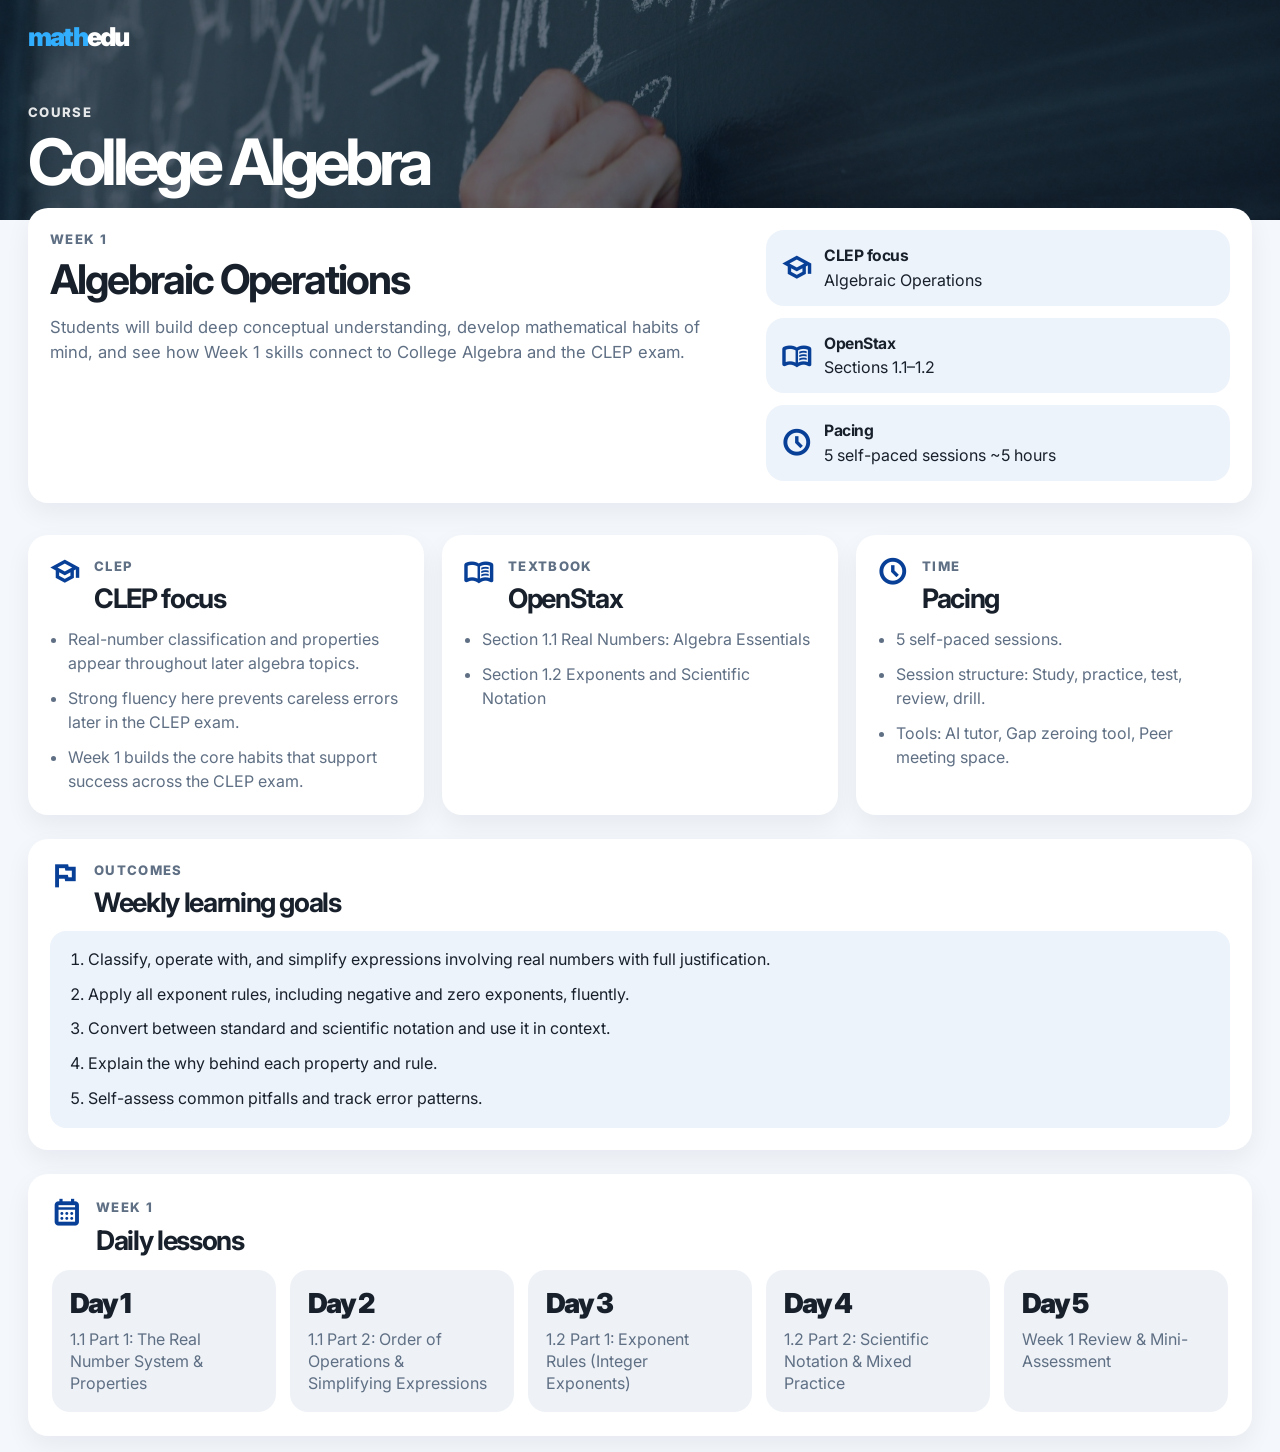
<file: index.html>
<!DOCTYPE html>
<html lang="en">
  <head>
    <meta charset="UTF-8" />
    <meta name="viewport" content="width=device-width, initial-scale=1.0" />
    <title>MathEDU | College Algebra Week 1</title>
    <meta
      name="description"
      content="MathEDU course week page mock-up for College Algebra Week 1."
    />
    <link rel="preconnect" href="https://fonts.googleapis.com" />
    <link rel="preconnect" href="https://fonts.gstatic.com" crossorigin />
    <link
      href="https://fonts.googleapis.com/css2?family=Inter:wght@400;500;600;700;800;900&family=Material+Symbols+Outlined:opsz,wght,FILL,GRAD@24,700,0,0"
      rel="stylesheet"
    />
    <link rel="stylesheet" href="styles.css" />
  </head>
  <body>
    <header class="hero">
      <div class="hero-media" aria-hidden="true"></div>
      <div class="hero-overlay" aria-hidden="true"></div>

      <div class="hero-shell">
        <div class="topbar reveal reveal-quick">
          <a href="index.html" class="brand" aria-label="MathEDU home">
            <span class="brand-math">math</span><span class="brand-edu">edu</span>
          </a>
        </div>

        <div class="hero-content reveal reveal-hero">
          <p class="eyebrow">Course</p>
          <h1>College Algebra</h1>
        </div>
      </div>
    </header>

    <main id="course-content">
      <section class="section section-overlap">
        <div class="card course-summary reveal">
          <div class="summary-top">
            <div class="summary-main">
              <p class="section-kicker">Week 1</p>
              <h2>Algebraic Operations</h2>
              <p class="summary-copy">
                Students will build deep conceptual understanding, develop mathematical habits of mind,
                and see how Week 1 skills connect to College Algebra and the CLEP exam.
              </p>
            </div>

            <div class="summary-stats" aria-label="Quick course facts">
              <div class="stat-chip">
                <span class="material-symbols-outlined" aria-hidden="true">school</span>
                <div>
                  <strong>CLEP focus</strong>
                  <span>Algebraic Operations</span>
                </div>
              </div>
              <div class="stat-chip">
                <span class="material-symbols-outlined" aria-hidden="true">menu_book</span>
                <div>
                  <strong>OpenStax</strong>
                  <span>Sections 1.1–1.2</span>
                </div>
              </div>
              <div class="stat-chip">
                <span class="material-symbols-outlined" aria-hidden="true">schedule</span>
                <div>
                  <strong>Pacing</strong>
                  <span>5 self-paced sessions ~5 hours</span>
                </div>
              </div>
            </div>
          </div>
        </div>
      </section>

      <section class="section card-grid card-grid-three">
        <article class="card content-card reveal">
          <div class="card-head">
            <span class="material-symbols-outlined card-icon" aria-hidden="true">school</span>
            <div>
              <p class="section-kicker">CLEP</p>
              <h3>CLEP focus</h3>
            </div>
          </div>
          <ul class="clean-list">
            <li>Real-number classification and properties appear throughout later algebra topics.</li>
            <li>Strong fluency here prevents careless errors later in the CLEP exam.</li>
            <li>Week 1 builds the core habits that support success across the CLEP exam.</li>
          </ul>
        </article>

        <article class="card content-card reveal">
          <div class="card-head">
            <span class="material-symbols-outlined card-icon" aria-hidden="true">menu_book</span>
            <div>
              <p class="section-kicker">Textbook</p>
              <h3>OpenStax</h3>
            </div>
          </div>
          <ul class="clean-list">
            <li>Section 1.1 Real Numbers: Algebra Essentials</li>
            <li>Section 1.2 Exponents and Scientific Notation</li>
          </ul>
        </article>

        <article class="card content-card reveal">
          <div class="card-head">
            <span class="material-symbols-outlined card-icon" aria-hidden="true">schedule</span>
            <div>
              <p class="section-kicker">Time</p>
              <h3>Pacing</h3>
            </div>
          </div>
          <ul class="clean-list">
            <li>5 self-paced sessions.</li>
            <li>Session structure: Study, practice, test, review, drill.</li>
            <li>Tools: AI tutor, Gap zeroing tool, Peer meeting space.</li>
          </ul>
        </article>
      </section>

      <section class="section section-tight">
        <article class="card content-card reveal goals-card-single">
          <div class="card-head">
            <span class="material-symbols-outlined card-icon" aria-hidden="true">flag</span>
            <div>
              <p class="section-kicker">Outcomes</p>
              <h3>Weekly learning goals</h3>
            </div>
          </div>
          <div class="soft-panel goals-panel">
            <ol class="number-list">
              <li>Classify, operate with, and simplify expressions involving real numbers with full justification.</li>
              <li>Apply all exponent rules, including negative and zero exponents, fluently.</li>
              <li>Convert between standard and scientific notation and use it in context.</li>
              <li>Explain the why behind each property and rule.</li>
              <li>Self-assess common pitfalls and track error patterns.</li>
            </ol>
          </div>
        </article>
      </section>

      <section class="section section-tight">
        <article class="card day-nav-card reveal">
          <div class="card-head day-nav-head">
            <span class="material-symbols-outlined card-icon" aria-hidden="true">calendar_month</span>
            <div>
              <p class="section-kicker">Week 1</p>
              <h3>Daily lessons</h3>
            </div>
          </div>
          <div class="day-button-row">
            <a class="day-button" href="day1.html">
              <span class="day-button-title">Day 1</span>
              <span class="day-button-detail">1.1 Part 1: The Real Number System &amp; Properties</span>
            </a>
            <a class="day-button" href="day2.html">
              <span class="day-button-title">Day 2</span>
              <span class="day-button-detail">1.1 Part 2: Order of Operations &amp; Simplifying Expressions</span>
            </a>
            <a class="day-button" href="day3.html">
              <span class="day-button-title">Day 3</span>
              <span class="day-button-detail">1.2 Part 1: Exponent Rules (Integer Exponents)</span>
            </a>
            <a class="day-button" href="day4.html">
              <span class="day-button-title">Day 4</span>
              <span class="day-button-detail">1.2 Part 2: Scientific Notation &amp; Mixed Practice</span>
            </a>
            <a class="day-button" href="day5.html">
              <span class="day-button-title">Day 5</span>
              <span class="day-button-detail">Week 1 Review &amp; Mini-Assessment</span>
            </a>
          </div>
        </article>
      </section>
    </main>

    <script src="script.js"></script>
  </body>
</html>
</file>
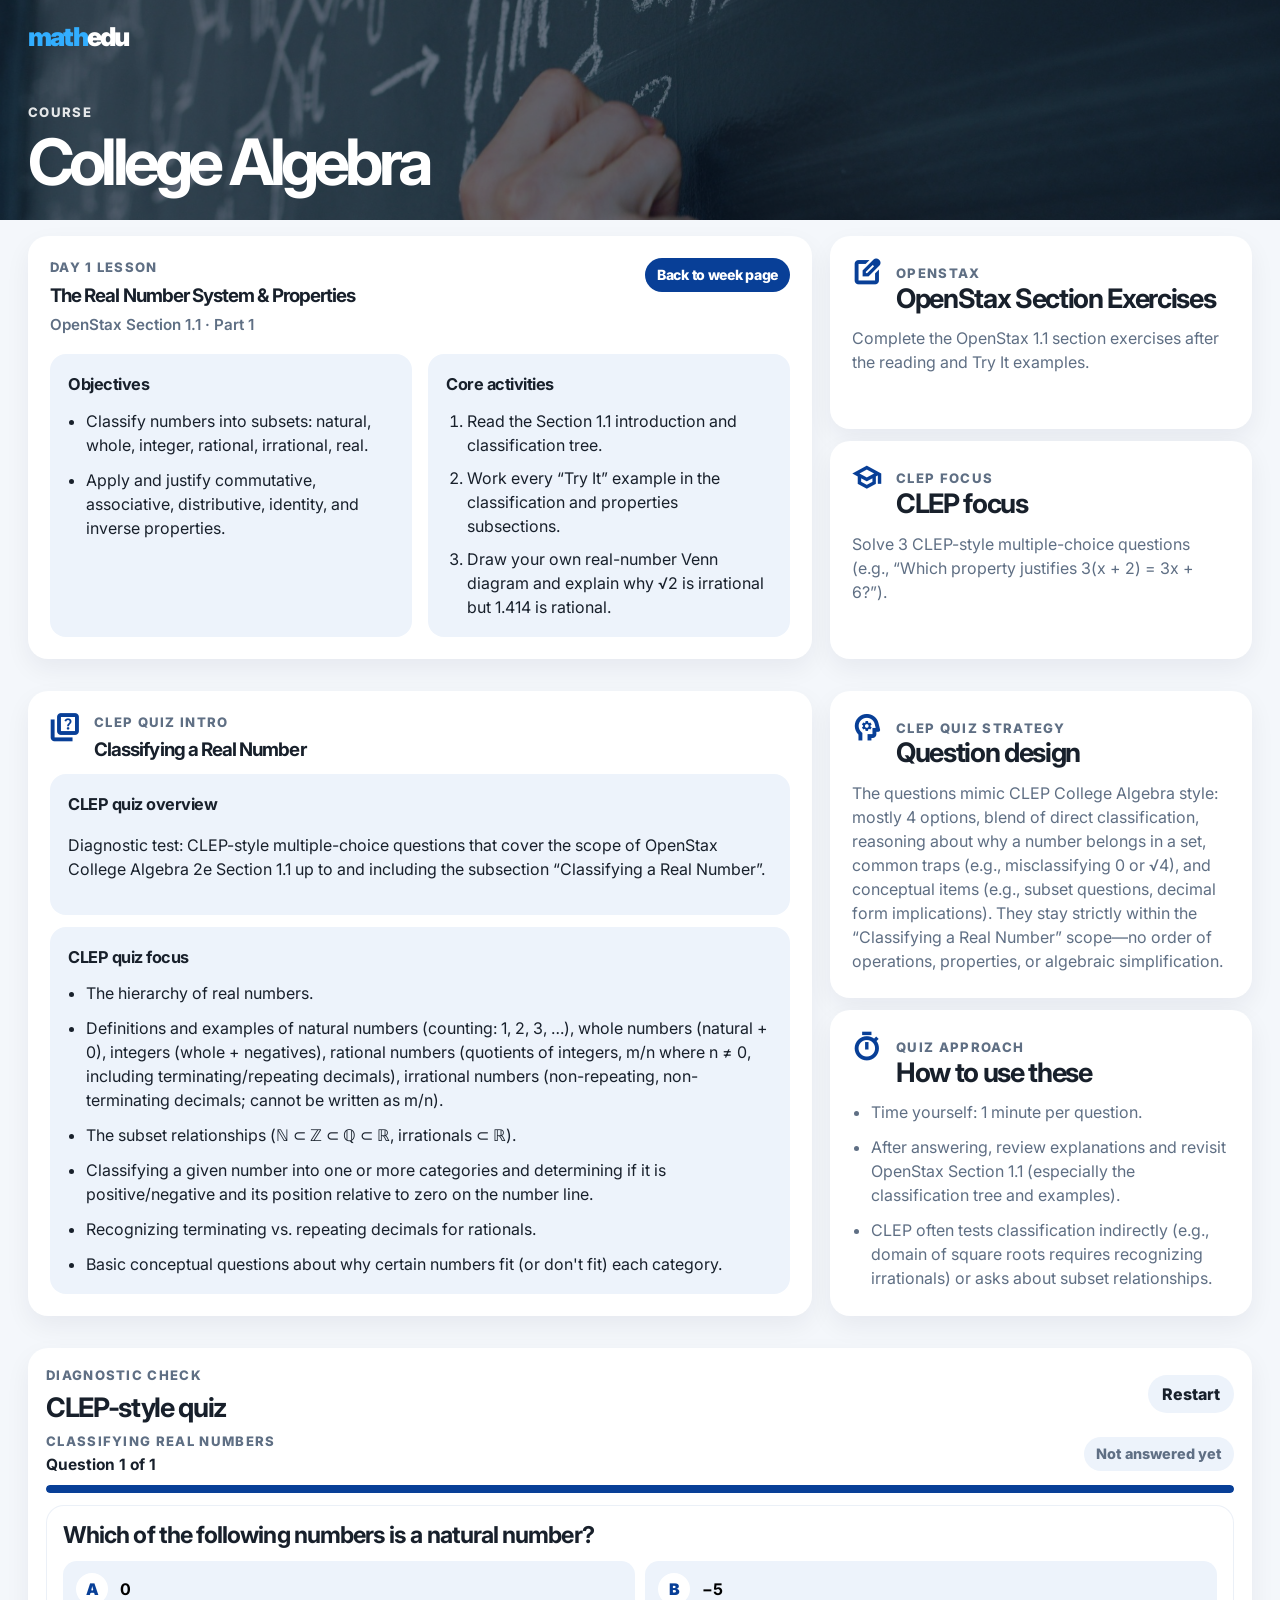
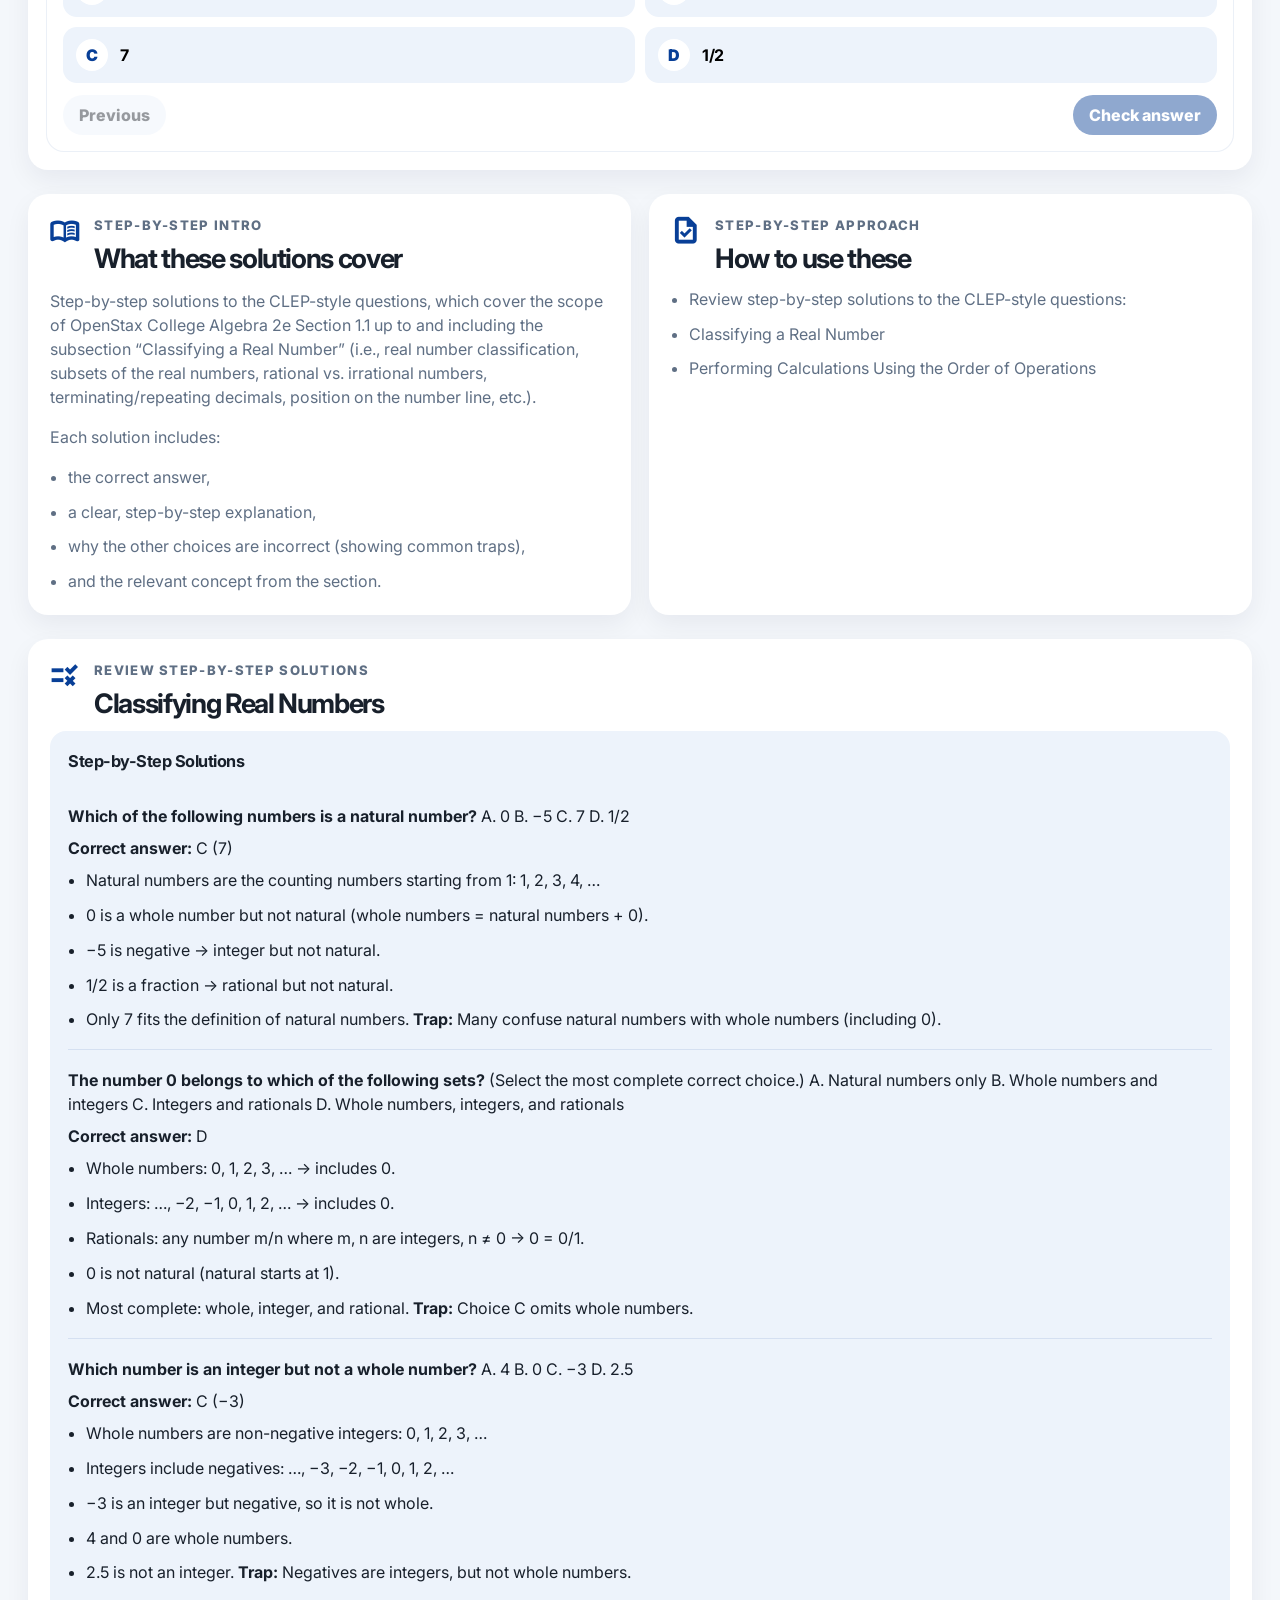
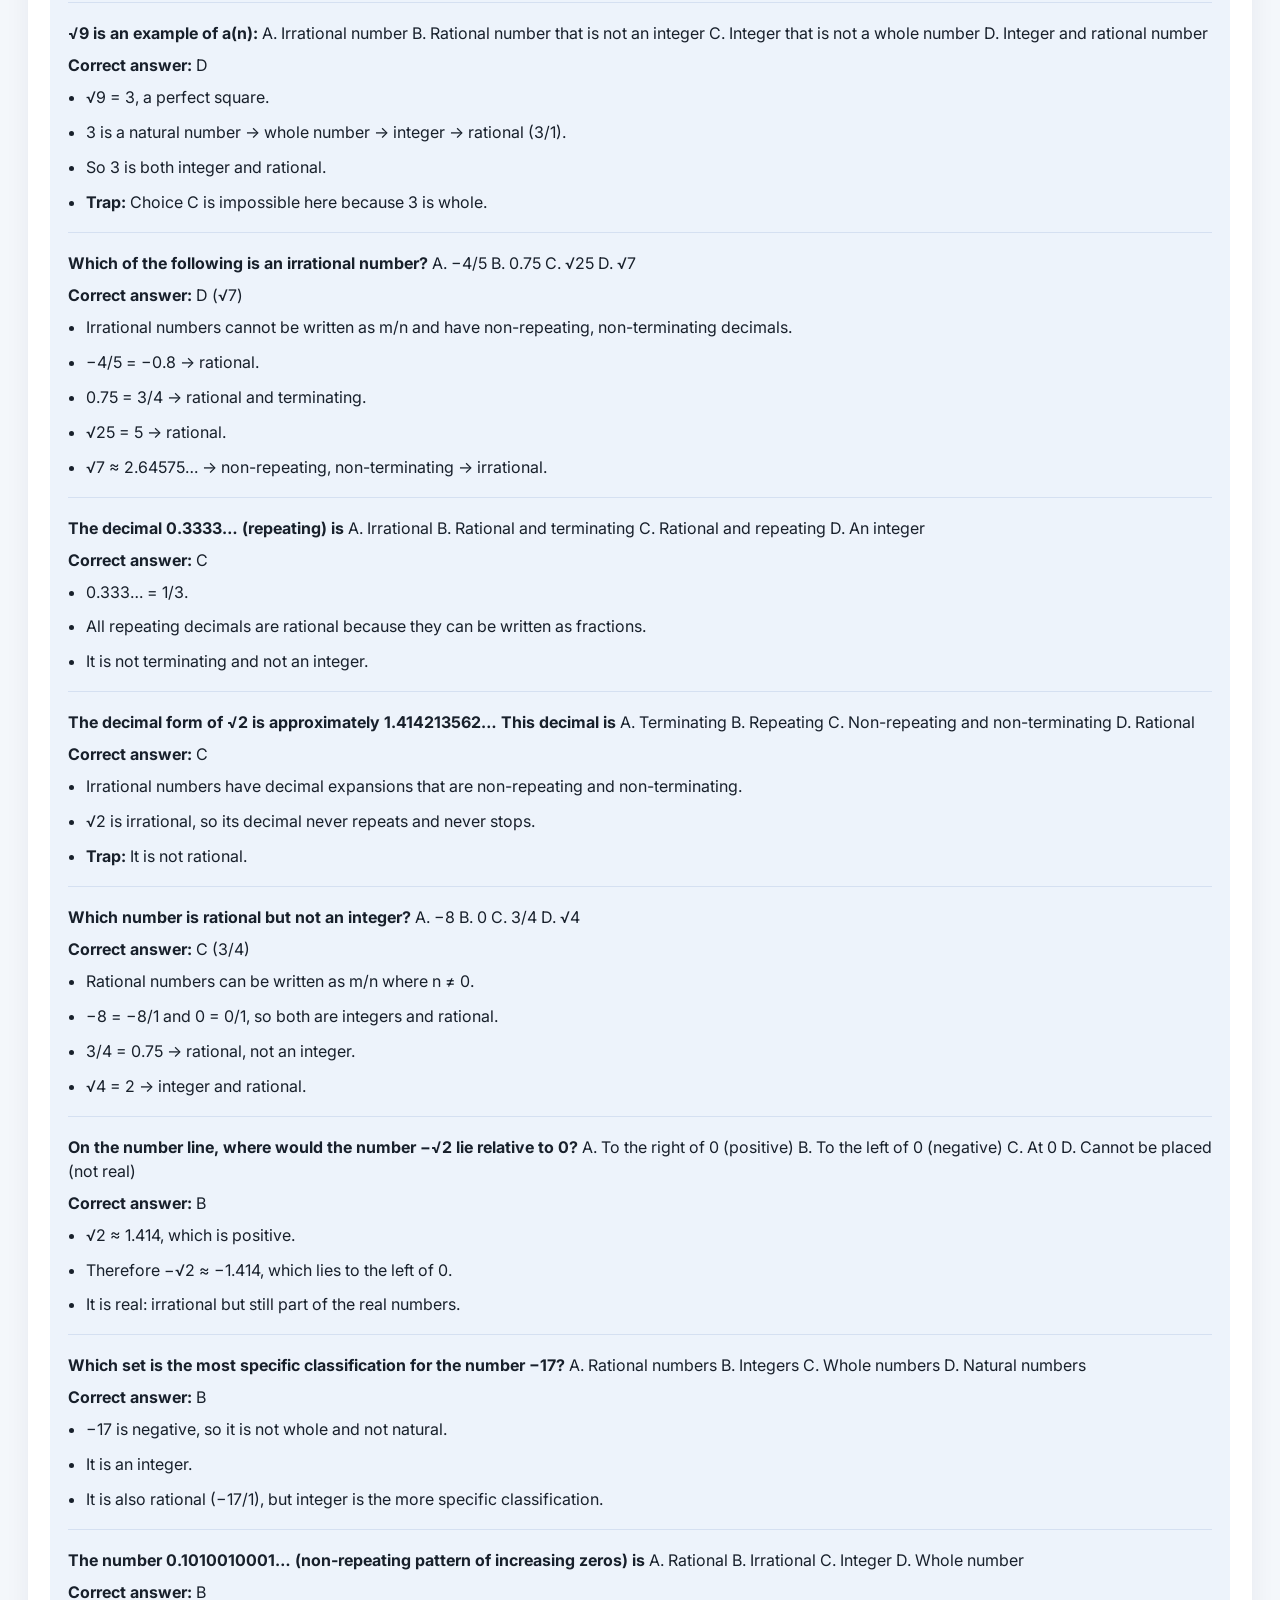
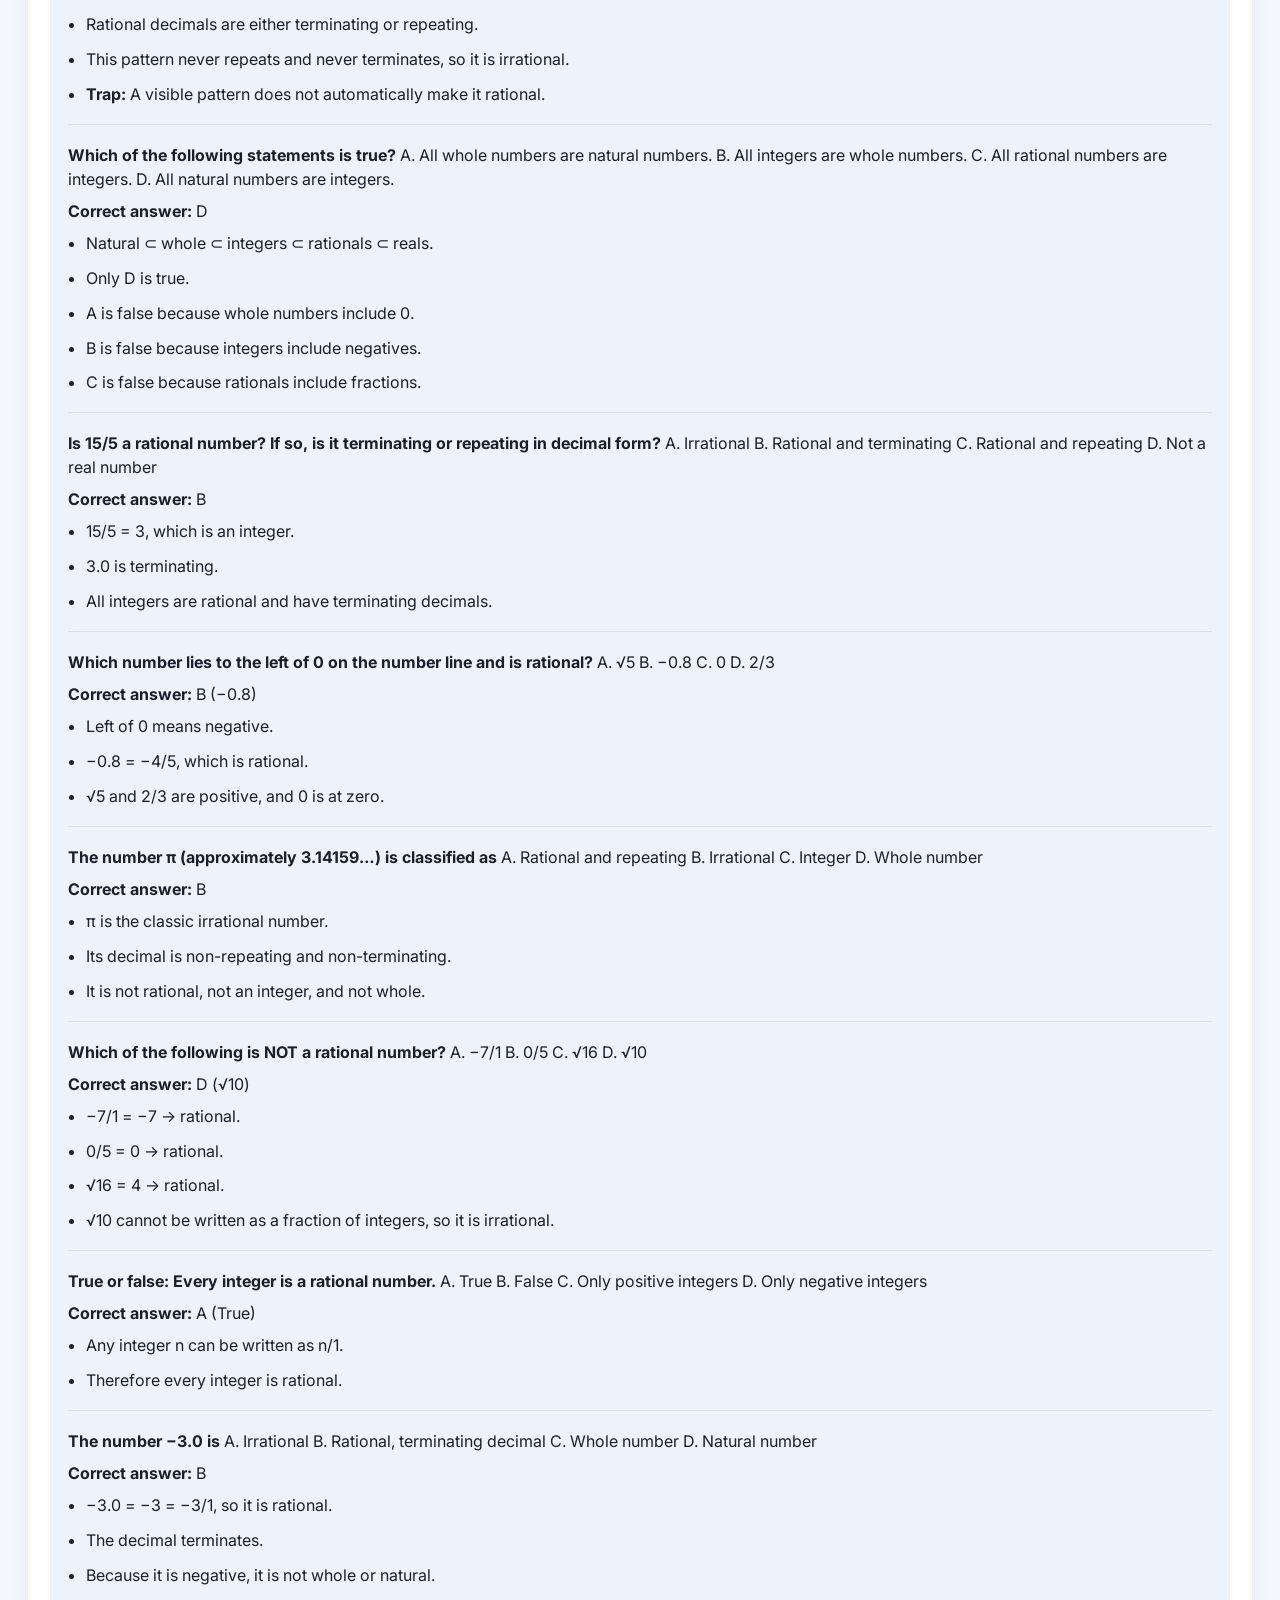
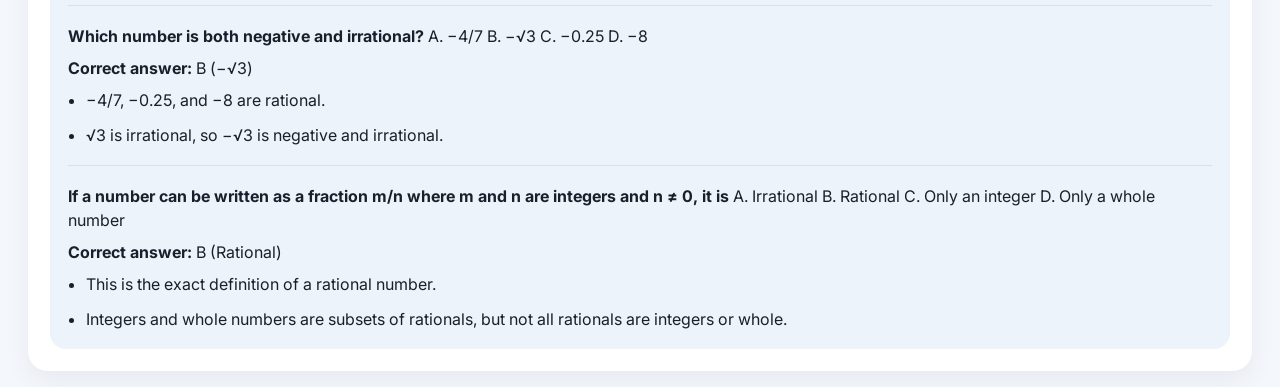
<file: day1.html>
<!DOCTYPE html>
<html lang="en">
  <head>
    <meta charset="UTF-8" />
    <meta name="viewport" content="width=device-width, initial-scale=1.0" />
    <title>MathEDU | College Algebra Day 1</title>
    <meta name="description" content="MathEDU day page mock-up for College Algebra Week 1 Day 1." />
    <link rel="preconnect" href="https://fonts.googleapis.com" />
    <link rel="preconnect" href="https://fonts.gstatic.com" crossorigin />
    <link
      href="https://fonts.googleapis.com/css2?family=Inter:wght@400;500;600;700;800;900&family=Material+Symbols+Outlined:opsz,wght,FILL,GRAD@24,700,0,0"
      rel="stylesheet"
    />
    <link rel="stylesheet" href="styles.css" />
  </head>
  <body>
    <header class="hero">
      <div class="hero-media" aria-hidden="true"></div>
      <div class="hero-overlay" aria-hidden="true"></div>
      <div class="hero-shell">
        <div class="topbar reveal reveal-quick">
          <a href="index.html" class="brand" aria-label="MathEDU home">
            <span class="brand-math">math</span><span class="brand-edu">edu</span>
          </a>
        </div>
        <div class="hero-content reveal reveal-hero">
          <p class="eyebrow">Course</p>
          <h1>College Algebra</h1>
        </div>
      </div>
    </header>
    <main id="course-content"><section class="section lesson-layout">
        <article class="card lesson-card reveal">
          <div class="card-head card-head-spaced">
            <div>
              <p class="section-kicker">Day 1 lesson</p>
              <h3>The Real Number System &amp; Properties</h3>
              <p class="subtle-meta">OpenStax Section 1.1 · Part 1</p>
            </div>
            <a class="tag tag-strong tag-link" href="index.html">Back to week page</a>
          </div>

          <div class="lesson-columns">
            <div class="lesson-panel soft-panel">
              <h4>Objectives</h4>
              <ul class="clean-list">
                <li>Classify numbers into subsets: natural, whole, integer, rational, irrational, real.</li>
                <li>Apply and justify commutative, associative, distributive, identity, and inverse properties.</li>
              </ul>
            </div>

            <div class="lesson-panel soft-panel">
              <h4>Core activities</h4>
              <ol class="number-list compact-list">
                <li>Read the Section 1.1 introduction and classification tree.</li>
                <li>Work every “Try It” example in the classification and properties subsections.</li>
                <li>Draw your own real-number Venn diagram and explain why √2 is irrational but 1.414 is rational.</li>
              </ol>
            </div>
          </div>
        </article>

        <aside class="stack-column">
          <article class="card sidebar-card reveal">
            <div class="card-head">
              <span class="material-symbols-outlined card-icon" aria-hidden="true">edit_square</span>
              <div>
                <p class="section-kicker">OpenStax</p>
                <h3>OpenStax Section Exercises</h3>
              </div>
            </div>
            <p>Complete the OpenStax 1.1 section exercises after the reading and Try It examples.</p>
          </article>

          <article class="card sidebar-card reveal">
            <div class="card-head">
              <span class="material-symbols-outlined card-icon" aria-hidden="true">school</span>
              <div>
                <p class="section-kicker">CLEP focus</p>
                <h3>CLEP focus</h3>
              </div>
            </div>
            <p>
                Solve 3 CLEP-style multiple-choice questions (e.g., “Which property justifies 3(x + 2) = 3x + 6?”).
              </p>
          </article>
        </aside>
      </section>

      <section class="section lesson-layout quiz-intro-layout">
        <article class="card lesson-card reveal">
          <div class="card-head">
            <span class="material-symbols-outlined card-icon" aria-hidden="true">quiz</span>
            <div>
              <p class="section-kicker">CLEP quiz intro</p>
              <h3>Classifying a Real Number</h3>
            </div>
          </div>

          <div class="stack-panel-list">
            <div class="soft-panel">
              <h4>CLEP quiz overview</h4>
              <p>
                Diagnostic test: CLEP-style multiple-choice questions that cover the scope of OpenStax College Algebra 2e Section 1.1 up to and including the subsection “Classifying a Real Number”.
              </p>
            </div>

            <div class="soft-panel">
              <h4>CLEP quiz focus</h4>
              <ul class="clean-list">
                <li>The hierarchy of real numbers.</li>
                <li>Definitions and examples of natural numbers (counting: 1, 2, 3, …), whole numbers (natural + 0), integers (whole + negatives), rational numbers (quotients of integers, m/n where n ≠ 0, including terminating/repeating decimals), irrational numbers (non-repeating, non-terminating decimals; cannot be written as m/n).</li>
                <li>The subset relationships (ℕ ⊂ ℤ ⊂ ℚ ⊂ ℝ, irrationals ⊂ ℝ).</li>
                <li>Classifying a given number into one or more categories and determining if it is positive/negative and its position relative to zero on the number line.</li>
                <li>Recognizing terminating vs. repeating decimals for rationals.</li>
                <li>Basic conceptual questions about why certain numbers fit (or don't fit) each category.</li>
              </ul>
            </div>
          </div>
        </article>

        <aside class="stack-column">
          <article class="card sidebar-card reveal">
            <div class="card-head">
              <span class="material-symbols-outlined card-icon" aria-hidden="true">psychology</span>
              <div>
                <p class="section-kicker">CLEP quiz strategy</p>
                <h3>Question design</h3>
              </div>
            </div>
            <p>
              The questions mimic CLEP College Algebra style: mostly 4 options, blend of direct classification, reasoning about why a number belongs in a set, common traps (e.g., misclassifying 0 or √4), and conceptual items (e.g., subset questions, decimal form implications). They stay strictly within the “Classifying a Real Number” scope—no order of operations, properties, or algebraic simplification.
            </p>
          </article>

          <article class="card sidebar-card reveal">
            <div class="card-head">
              <span class="material-symbols-outlined card-icon" aria-hidden="true">timer</span>
              <div>
                <p class="section-kicker">Quiz approach</p>
                <h3>How to use these</h3>
              </div>
            </div>
            <ul class="clean-list">
              <li>Time yourself: 1 minute per question.</li>
              <li>After answering, review explanations and revisit OpenStax Section 1.1 (especially the classification tree and examples).</li>
              <li>CLEP often tests classification indirectly (e.g., domain of square roots requires recognizing irrationals) or asks about subset relationships.</li>
            </ul>
          </article>
        </aside>
      </section>

      <section class="section">
        <article class="card quiz-shell reveal" aria-labelledby="quiz-title">
          <div class="quiz-topbar">
            <div>
              <p class="section-kicker">Diagnostic check</p>
              <h3 id="quiz-title">CLEP-style quiz</h3>
            </div>
            <button type="button" class="ghost-button" id="restart-quiz">Restart</button>
          </div>

          <div class="quiz-progress-row">
            <div class="quiz-progress-meta">
              <p id="quiz-topic-label" class="question-topic-inline">Classifying Real Numbers</p>
              <strong id="quiz-step-label">Question 1 of 1</strong>
            </div>
            <div class="progress-pill" id="quiz-score-pill">Not answered yet</div>
          </div>

          <div class="progress-track" aria-hidden="true">
            <div class="progress-fill" id="progress-fill"></div>
          </div>

          <div class="quiz-card">
            <div class="question-wrap">
              <h4 id="question-text">Which of the following numbers is a natural number?</h4>
            </div>

            <div class="answer-grid" id="answer-grid" role="radiogroup" aria-label="Answer choices"></div>

            <div class="quiz-controls">
              <div class="control-stack">
                <button type="button" class="button button-secondary" id="prev-question">Previous</button>
                <button type="button" class="button button-secondary is-hidden" id="next-question">Next</button>
              </div>
              <button type="button" class="button button-primary" id="submit-answer">Check answer</button>
            </div>

            <div class="feedback-panel is-hidden" id="feedback-panel" aria-live="polite">
              <div class="feedback-head">
                <span class="material-symbols-outlined" id="feedback-icon" aria-hidden="true">info</span>
                <div class="feedback-text">
                  <strong id="feedback-title">Feedback</strong>
                  <p id="feedback-summary">Choose an answer to continue.</p>
                </div>
              </div>
              <p id="feedback-explanation"></p>
            </div>
          </div>
        </article>
      </section>

      <section class="section card-grid section-tight">
        <article class="card content-card reveal">
          <div class="card-head">
            <span class="material-symbols-outlined card-icon" aria-hidden="true">menu_book</span>
            <div>
              <p class="section-kicker">Step-by-step intro</p>
              <h3>What these solutions cover</h3>
            </div>
          </div>
          <p>
            Step-by-step solutions to the CLEP-style questions, which cover the scope of OpenStax College Algebra 2e Section 1.1 up to and including the subsection “Classifying a Real Number” (i.e., real number classification, subsets of the real numbers, rational vs. irrational numbers, terminating/repeating decimals, position on the number line, etc.).
          </p>
          <p>Each solution includes:</p>
          <ul class="clean-list">
            <li>the correct answer,</li>
            <li>a clear, step-by-step explanation,</li>
            <li>why the other choices are incorrect (showing common traps),</li>
            <li>and the relevant concept from the section.</li>
          </ul>
        </article>

        <article class="card content-card reveal">
          <div class="card-head">
            <span class="material-symbols-outlined card-icon" aria-hidden="true">task</span>
            <div>
              <p class="section-kicker">Step-by-step approach</p>
              <h3>How to use these</h3>
            </div>
          </div>
          <ul class="clean-list">
            <li>Review step-by-step solutions to the CLEP-style questions:</li>
            <li>Classifying a Real Number</li>
            <li>Performing Calculations Using the Order of Operations</li>
          </ul>
        </article>
      </section>

      <section class="section section-tight">
        <article class="card solution-card reveal">
          <div class="card-head">
            <span class="material-symbols-outlined card-icon" aria-hidden="true">rule</span>
            <div>
              <p class="section-kicker">Review step-by-step solutions</p>
              <h3>Classifying Real Numbers</h3>
            </div>
          </div>
          <div class="soft-panel solution-bank">
            <h4>Step-by-Step Solutions</h4>

            <div class="solution-item">
              <p><strong>Which of the following numbers is a natural number?</strong> A. 0 B. −5 C. 7 D. 1/2</p>
              <p><strong>Correct answer:</strong> C (7)</p>
              <ul class="clean-list">
                <li>Natural numbers are the counting numbers starting from 1: 1, 2, 3, 4, …</li>
                <li>0 is a whole number but not natural (whole numbers = natural numbers + 0).</li>
                <li>−5 is negative → integer but not natural.</li>
                <li>1/2 is a fraction → rational but not natural.</li>
                <li>Only 7 fits the definition of natural numbers. <strong>Trap:</strong> Many confuse natural numbers with whole numbers (including 0).</li>
              </ul>
            </div>

            <div class="solution-item">
              <p><strong>The number 0 belongs to which of the following sets?</strong> (Select the most complete correct choice.) A. Natural numbers only B. Whole numbers and integers C. Integers and rationals D. Whole numbers, integers, and rationals</p>
              <p><strong>Correct answer:</strong> D</p>
              <ul class="clean-list">
                <li>Whole numbers: 0, 1, 2, 3, … → includes 0.</li>
                <li>Integers: …, −2, −1, 0, 1, 2, … → includes 0.</li>
                <li>Rationals: any number m/n where m, n are integers, n ≠ 0 → 0 = 0/1.</li>
                <li>0 is not natural (natural starts at 1).</li>
                <li>Most complete: whole, integer, and rational. <strong>Trap:</strong> Choice C omits whole numbers.</li>
              </ul>
            </div>

            <div class="solution-item">
              <p><strong>Which number is an integer but not a whole number?</strong> A. 4 B. 0 C. −3 D. 2.5</p>
              <p><strong>Correct answer:</strong> C (−3)</p>
              <ul class="clean-list">
                <li>Whole numbers are non-negative integers: 0, 1, 2, 3, …</li>
                <li>Integers include negatives: …, −3, −2, −1, 0, 1, 2, …</li>
                <li>−3 is an integer but negative, so it is not whole.</li>
                <li>4 and 0 are whole numbers.</li>
                <li>2.5 is not an integer. <strong>Trap:</strong> Negatives are integers, but not whole numbers.</li>
              </ul>
            </div>

            <div class="solution-item">
              <p><strong>√9 is an example of a(n):</strong> A. Irrational number B. Rational number that is not an integer C. Integer that is not a whole number D. Integer and rational number</p>
              <p><strong>Correct answer:</strong> D</p>
              <ul class="clean-list">
                <li>√9 = 3, a perfect square.</li>
                <li>3 is a natural number → whole number → integer → rational (3/1).</li>
                <li>So 3 is both integer and rational.</li>
                <li><strong>Trap:</strong> Choice C is impossible here because 3 is whole.</li>
              </ul>
            </div>

            <div class="solution-item">
              <p><strong>Which of the following is an irrational number?</strong> A. −4/5 B. 0.75 C. √25 D. √7</p>
              <p><strong>Correct answer:</strong> D (√7)</p>
              <ul class="clean-list">
                <li>Irrational numbers cannot be written as m/n and have non-repeating, non-terminating decimals.</li>
                <li>−4/5 = −0.8 → rational.</li>
                <li>0.75 = 3/4 → rational and terminating.</li>
                <li>√25 = 5 → rational.</li>
                <li>√7 ≈ 2.64575… → non-repeating, non-terminating → irrational.</li>
              </ul>
            </div>

            <div class="solution-item">
              <p><strong>The decimal 0.3333… (repeating) is</strong> A. Irrational B. Rational and terminating C. Rational and repeating D. An integer</p>
              <p><strong>Correct answer:</strong> C</p>
              <ul class="clean-list">
                <li>0.333… = 1/3.</li>
                <li>All repeating decimals are rational because they can be written as fractions.</li>
                <li>It is not terminating and not an integer.</li>
              </ul>
            </div>

            <div class="solution-item">
              <p><strong>The decimal form of √2 is approximately 1.414213562… This decimal is</strong> A. Terminating B. Repeating C. Non-repeating and non-terminating D. Rational</p>
              <p><strong>Correct answer:</strong> C</p>
              <ul class="clean-list">
                <li>Irrational numbers have decimal expansions that are non-repeating and non-terminating.</li>
                <li>√2 is irrational, so its decimal never repeats and never stops.</li>
                <li><strong>Trap:</strong> It is not rational.</li>
              </ul>
            </div>

            <div class="solution-item">
              <p><strong>Which number is rational but not an integer?</strong> A. −8 B. 0 C. 3/4 D. √4</p>
              <p><strong>Correct answer:</strong> C (3/4)</p>
              <ul class="clean-list">
                <li>Rational numbers can be written as m/n where n ≠ 0.</li>
                <li>−8 = −8/1 and 0 = 0/1, so both are integers and rational.</li>
                <li>3/4 = 0.75 → rational, not an integer.</li>
                <li>√4 = 2 → integer and rational.</li>
              </ul>
            </div>

            <div class="solution-item">
              <p><strong>On the number line, where would the number −√2 lie relative to 0?</strong> A. To the right of 0 (positive) B. To the left of 0 (negative) C. At 0 D. Cannot be placed (not real)</p>
              <p><strong>Correct answer:</strong> B</p>
              <ul class="clean-list">
                <li>√2 ≈ 1.414, which is positive.</li>
                <li>Therefore −√2 ≈ −1.414, which lies to the left of 0.</li>
                <li>It is real: irrational but still part of the real numbers.</li>
              </ul>
            </div>

            <div class="solution-item">
              <p><strong>Which set is the most specific classification for the number −17?</strong> A. Rational numbers B. Integers C. Whole numbers D. Natural numbers</p>
              <p><strong>Correct answer:</strong> B</p>
              <ul class="clean-list">
                <li>−17 is negative, so it is not whole and not natural.</li>
                <li>It is an integer.</li>
                <li>It is also rational (−17/1), but integer is the more specific classification.</li>
              </ul>
            </div>

            <div class="solution-item">
              <p><strong>The number 0.1010010001… (non-repeating pattern of increasing zeros) is</strong> A. Rational B. Irrational C. Integer D. Whole number</p>
              <p><strong>Correct answer:</strong> B</p>
              <ul class="clean-list">
                <li>Rational decimals are either terminating or repeating.</li>
                <li>This pattern never repeats and never terminates, so it is irrational.</li>
                <li><strong>Trap:</strong> A visible pattern does not automatically make it rational.</li>
              </ul>
            </div>

            <div class="solution-item">
              <p><strong>Which of the following statements is true?</strong> A. All whole numbers are natural numbers. B. All integers are whole numbers. C. All rational numbers are integers. D. All natural numbers are integers.</p>
              <p><strong>Correct answer:</strong> D</p>
              <ul class="clean-list">
                <li>Natural ⊂ whole ⊂ integers ⊂ rationals ⊂ reals.</li>
                <li>Only D is true.</li>
                <li>A is false because whole numbers include 0.</li>
                <li>B is false because integers include negatives.</li>
                <li>C is false because rationals include fractions.</li>
              </ul>
            </div>

            <div class="solution-item">
              <p><strong>Is 15/5 a rational number? If so, is it terminating or repeating in decimal form?</strong> A. Irrational B. Rational and terminating C. Rational and repeating D. Not a real number</p>
              <p><strong>Correct answer:</strong> B</p>
              <ul class="clean-list">
                <li>15/5 = 3, which is an integer.</li>
                <li>3.0 is terminating.</li>
                <li>All integers are rational and have terminating decimals.</li>
              </ul>
            </div>

            <div class="solution-item">
              <p><strong>Which number lies to the left of 0 on the number line and is rational?</strong> A. √5 B. −0.8 C. 0 D. 2/3</p>
              <p><strong>Correct answer:</strong> B (−0.8)</p>
              <ul class="clean-list">
                <li>Left of 0 means negative.</li>
                <li>−0.8 = −4/5, which is rational.</li>
                <li>√5 and 2/3 are positive, and 0 is at zero.</li>
              </ul>
            </div>

            <div class="solution-item">
              <p><strong>The number π (approximately 3.14159…) is classified as</strong> A. Rational and repeating B. Irrational C. Integer D. Whole number</p>
              <p><strong>Correct answer:</strong> B</p>
              <ul class="clean-list">
                <li>π is the classic irrational number.</li>
                <li>Its decimal is non-repeating and non-terminating.</li>
                <li>It is not rational, not an integer, and not whole.</li>
              </ul>
            </div>

            <div class="solution-item">
              <p><strong>Which of the following is NOT a rational number?</strong> A. −7/1 B. 0/5 C. √16 D. √10</p>
              <p><strong>Correct answer:</strong> D (√10)</p>
              <ul class="clean-list">
                <li>−7/1 = −7 → rational.</li>
                <li>0/5 = 0 → rational.</li>
                <li>√16 = 4 → rational.</li>
                <li>√10 cannot be written as a fraction of integers, so it is irrational.</li>
              </ul>
            </div>

            <div class="solution-item">
              <p><strong>True or false: Every integer is a rational number.</strong> A. True B. False C. Only positive integers D. Only negative integers</p>
              <p><strong>Correct answer:</strong> A (True)</p>
              <ul class="clean-list">
                <li>Any integer n can be written as n/1.</li>
                <li>Therefore every integer is rational.</li>
              </ul>
            </div>

            <div class="solution-item">
              <p><strong>The number −3.0 is</strong> A. Irrational B. Rational, terminating decimal C. Whole number D. Natural number</p>
              <p><strong>Correct answer:</strong> B</p>
              <ul class="clean-list">
                <li>−3.0 = −3 = −3/1, so it is rational.</li>
                <li>The decimal terminates.</li>
                <li>Because it is negative, it is not whole or natural.</li>
              </ul>
            </div>

            <div class="solution-item">
              <p><strong>Which number is both negative and irrational?</strong> A. −4/7 B. −√3 C. −0.25 D. −8</p>
              <p><strong>Correct answer:</strong> B (−√3)</p>
              <ul class="clean-list">
                <li>−4/7, −0.25, and −8 are rational.</li>
                <li>√3 is irrational, so −√3 is negative and irrational.</li>
              </ul>
            </div>

            <div class="solution-item">
              <p><strong>If a number can be written as a fraction m/n where m and n are integers and n ≠ 0, it is</strong> A. Irrational B. Rational C. Only an integer D. Only a whole number</p>
              <p><strong>Correct answer:</strong> B (Rational)</p>
              <ul class="clean-list">
                <li>This is the exact definition of a rational number.</li>
                <li>Integers and whole numbers are subsets of rationals, but not all rationals are integers or whole.</li>
              </ul>
            </div>
          </div>
        </article>
      </section>
    
    </main>
    <script src="script.js"></script>
  </body>
</html>
</file>
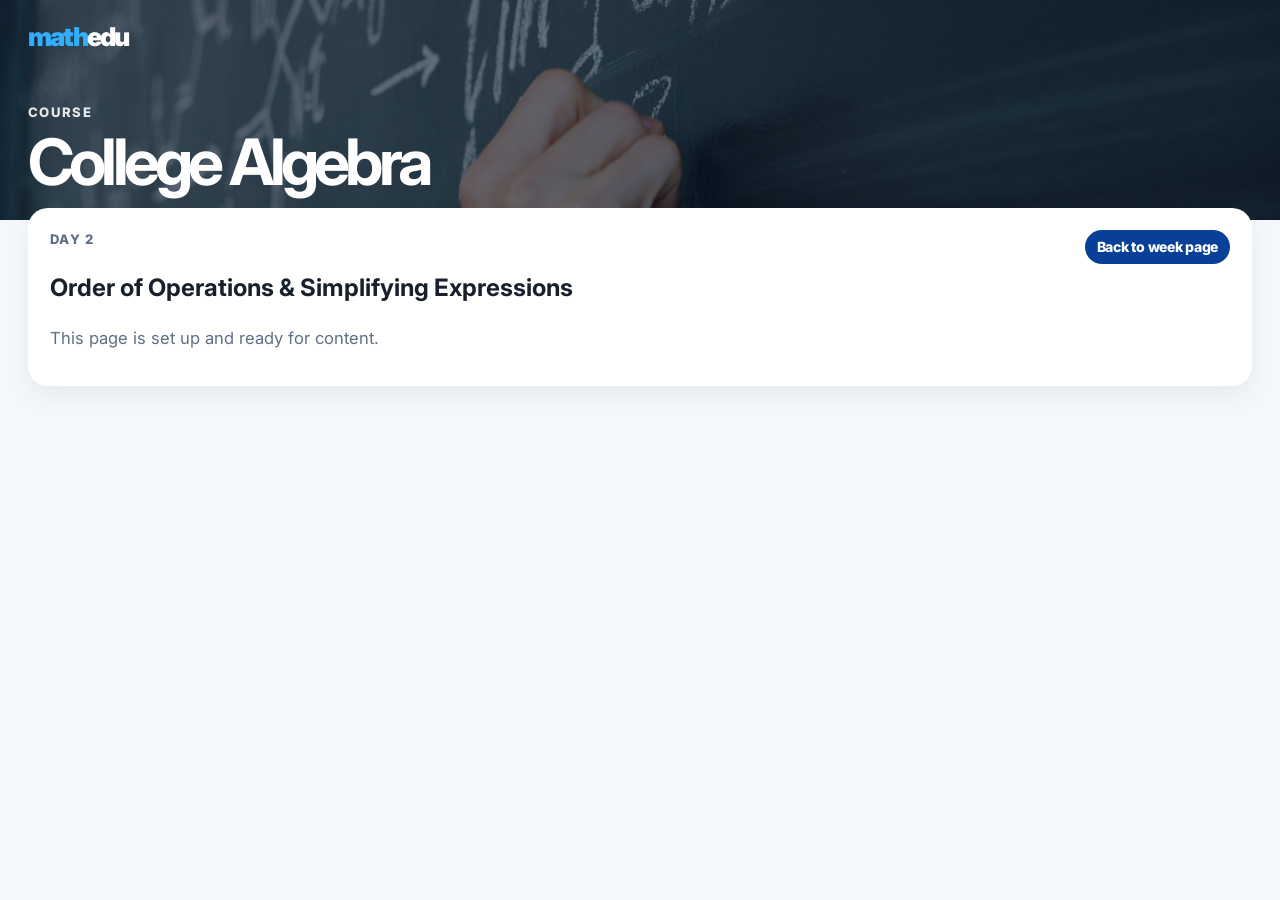
<file: day2.html>
<!DOCTYPE html>
<html lang="en">
  <head>
    <meta charset="UTF-8" />
    <meta name="viewport" content="width=device-width, initial-scale=1.0" />
    <title>MathEDU | Order of Operations & Simplifying Expressions</title>
    <link rel="preconnect" href="https://fonts.googleapis.com" />
    <link rel="preconnect" href="https://fonts.gstatic.com" crossorigin />
    <link href="https://fonts.googleapis.com/css2?family=Inter:wght@400;500;600;700;800;900&family=Material+Symbols+Outlined:opsz,wght,FILL,GRAD@24,700,0,0" rel="stylesheet" />
    <link rel="stylesheet" href="styles.css" />
  </head>
  <body>
    <header class="hero">
      <div class="hero-media" aria-hidden="true"></div>
      <div class="hero-overlay" aria-hidden="true"></div>
      <div class="hero-shell">
        <div class="topbar reveal reveal-quick">
          <a href="index.html" class="brand" aria-label="MathEDU home"><span class="brand-math">math</span><span class="brand-edu">edu</span></a>
        </div>
        <div class="hero-content reveal reveal-hero">
          <p class="eyebrow">Course</p>
          <h1>College Algebra</h1>
        </div>
      </div>
    </header>
    <main id="course-content">
      <section class="section section-overlap">
        <article class="card lesson-card reveal">
          <div class="card-head card-head-spaced">
            <div>
              <p class="section-kicker">Day 2</p>
              <h2>Order of Operations & Simplifying Expressions</h2>
              <p class="summary-copy">This page is set up and ready for content.</p>
            </div>
            <a class="tag tag-strong tag-link" href="index.html">Back to week page</a>
          </div>
        </article>
      </section>
    </main>
    <script src="script.js"></script>
  </body>
</html>
</file>
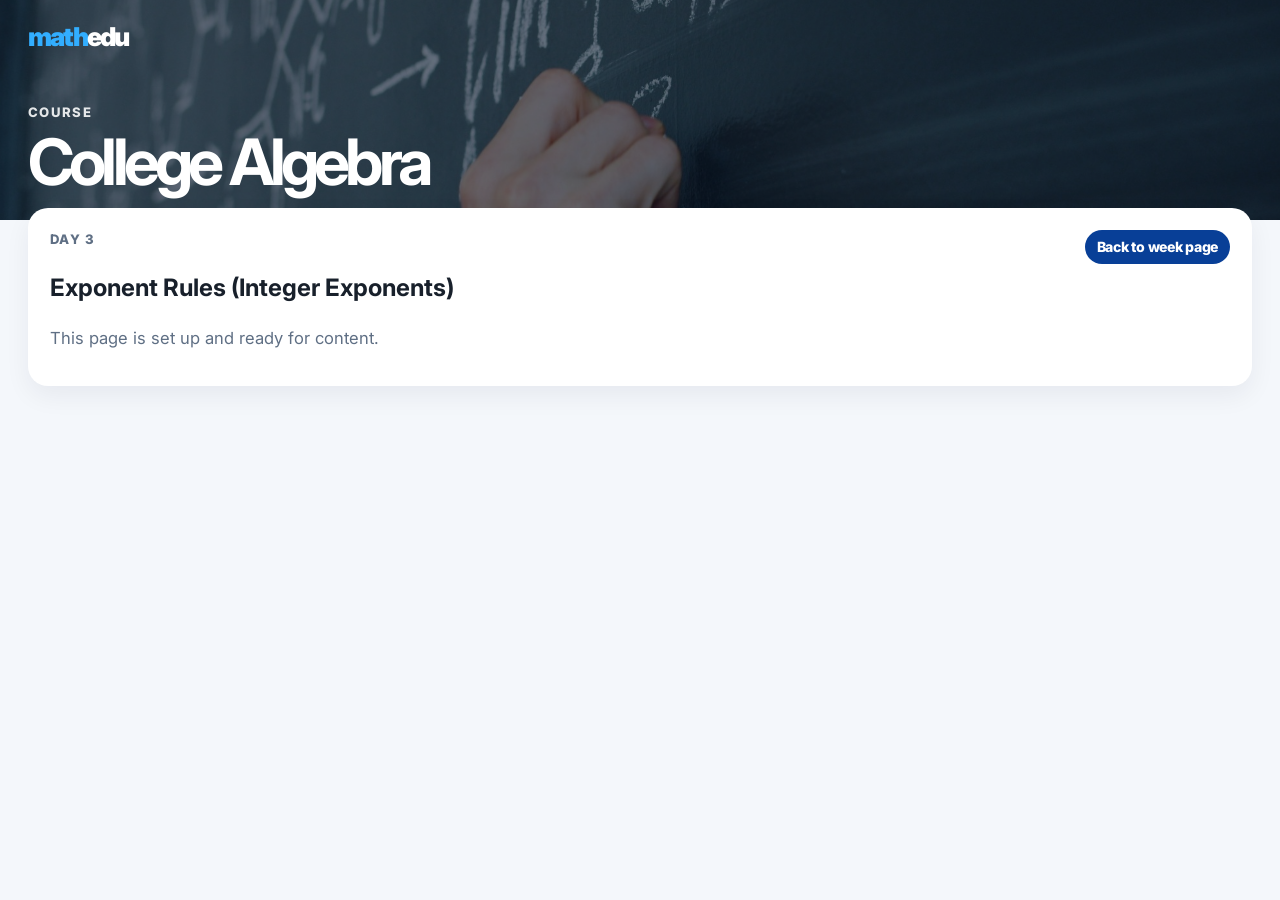
<file: day3.html>
<!DOCTYPE html>
<html lang="en">
  <head>
    <meta charset="UTF-8" />
    <meta name="viewport" content="width=device-width, initial-scale=1.0" />
    <title>MathEDU | Exponent Rules (Integer Exponents)</title>
    <link rel="preconnect" href="https://fonts.googleapis.com" />
    <link rel="preconnect" href="https://fonts.gstatic.com" crossorigin />
    <link href="https://fonts.googleapis.com/css2?family=Inter:wght@400;500;600;700;800;900&family=Material+Symbols+Outlined:opsz,wght,FILL,GRAD@24,700,0,0" rel="stylesheet" />
    <link rel="stylesheet" href="styles.css" />
  </head>
  <body>
    <header class="hero">
      <div class="hero-media" aria-hidden="true"></div>
      <div class="hero-overlay" aria-hidden="true"></div>
      <div class="hero-shell">
        <div class="topbar reveal reveal-quick">
          <a href="index.html" class="brand" aria-label="MathEDU home"><span class="brand-math">math</span><span class="brand-edu">edu</span></a>
        </div>
        <div class="hero-content reveal reveal-hero">
          <p class="eyebrow">Course</p>
          <h1>College Algebra</h1>
        </div>
      </div>
    </header>
    <main id="course-content">
      <section class="section section-overlap">
        <article class="card lesson-card reveal">
          <div class="card-head card-head-spaced">
            <div>
              <p class="section-kicker">Day 3</p>
              <h2>Exponent Rules (Integer Exponents)</h2>
              <p class="summary-copy">This page is set up and ready for content.</p>
            </div>
            <a class="tag tag-strong tag-link" href="index.html">Back to week page</a>
          </div>
        </article>
      </section>
    </main>
    <script src="script.js"></script>
  </body>
</html>
</file>
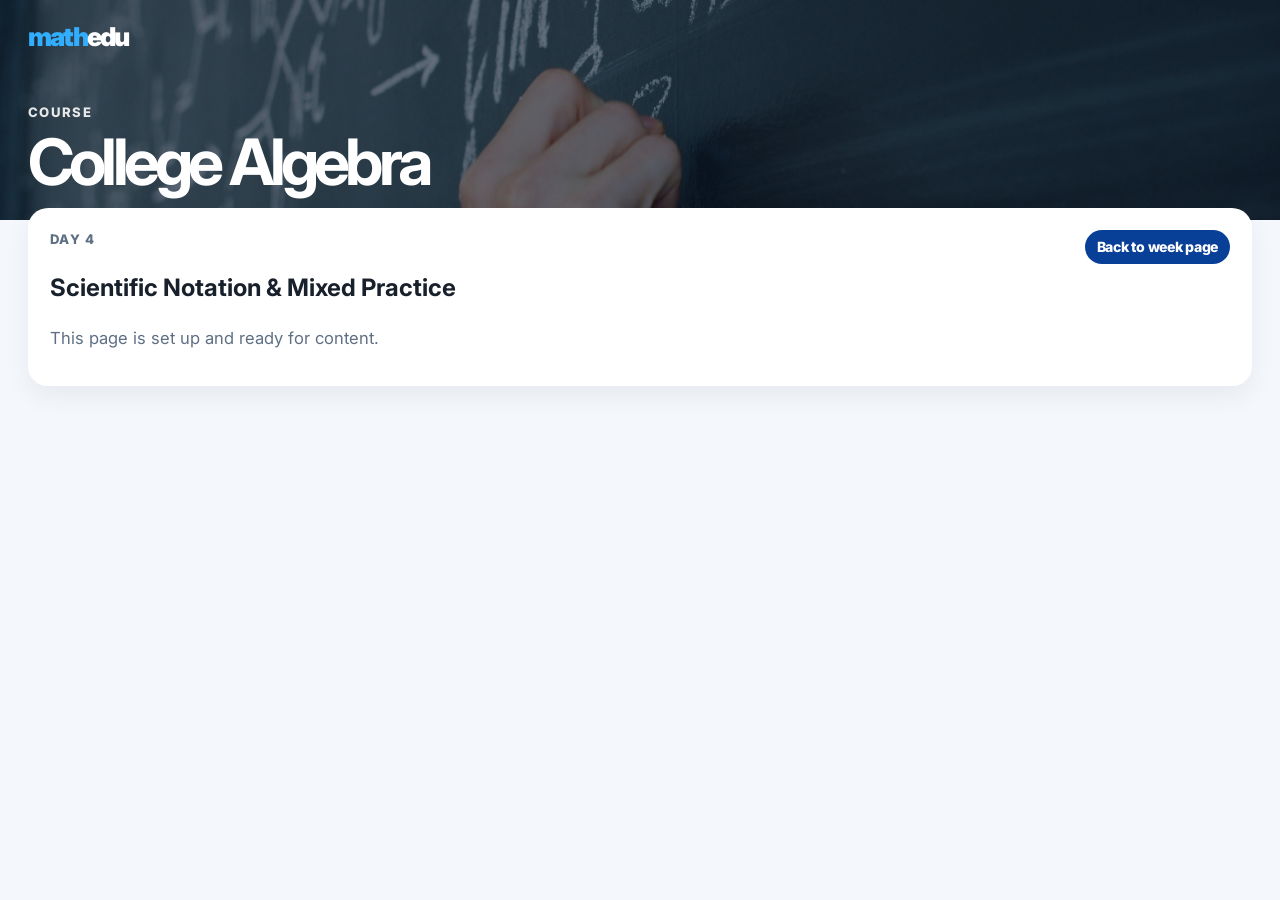
<file: day4.html>
<!DOCTYPE html>
<html lang="en">
  <head>
    <meta charset="UTF-8" />
    <meta name="viewport" content="width=device-width, initial-scale=1.0" />
    <title>MathEDU | Scientific Notation & Mixed Practice</title>
    <link rel="preconnect" href="https://fonts.googleapis.com" />
    <link rel="preconnect" href="https://fonts.gstatic.com" crossorigin />
    <link href="https://fonts.googleapis.com/css2?family=Inter:wght@400;500;600;700;800;900&family=Material+Symbols+Outlined:opsz,wght,FILL,GRAD@24,700,0,0" rel="stylesheet" />
    <link rel="stylesheet" href="styles.css" />
  </head>
  <body>
    <header class="hero">
      <div class="hero-media" aria-hidden="true"></div>
      <div class="hero-overlay" aria-hidden="true"></div>
      <div class="hero-shell">
        <div class="topbar reveal reveal-quick">
          <a href="index.html" class="brand" aria-label="MathEDU home"><span class="brand-math">math</span><span class="brand-edu">edu</span></a>
        </div>
        <div class="hero-content reveal reveal-hero">
          <p class="eyebrow">Course</p>
          <h1>College Algebra</h1>
        </div>
      </div>
    </header>
    <main id="course-content">
      <section class="section section-overlap">
        <article class="card lesson-card reveal">
          <div class="card-head card-head-spaced">
            <div>
              <p class="section-kicker">Day 4</p>
              <h2>Scientific Notation & Mixed Practice</h2>
              <p class="summary-copy">This page is set up and ready for content.</p>
            </div>
            <a class="tag tag-strong tag-link" href="index.html">Back to week page</a>
          </div>
        </article>
      </section>
    </main>
    <script src="script.js"></script>
  </body>
</html>
</file>
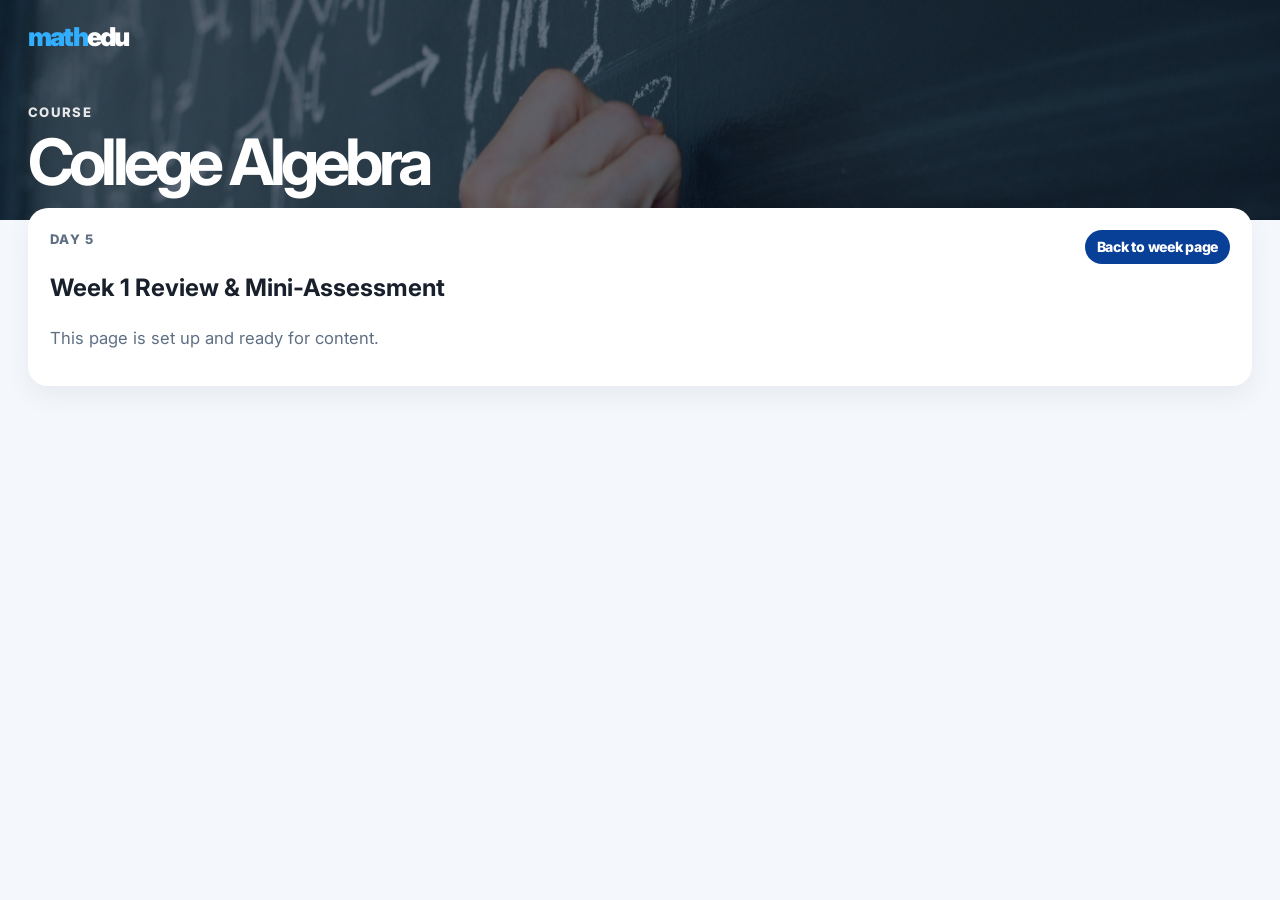
<file: day5.html>
<!DOCTYPE html>
<html lang="en">
  <head>
    <meta charset="UTF-8" />
    <meta name="viewport" content="width=device-width, initial-scale=1.0" />
    <title>MathEDU | Week 1 Review & Mini-Assessment</title>
    <link rel="preconnect" href="https://fonts.googleapis.com" />
    <link rel="preconnect" href="https://fonts.gstatic.com" crossorigin />
    <link href="https://fonts.googleapis.com/css2?family=Inter:wght@400;500;600;700;800;900&family=Material+Symbols+Outlined:opsz,wght,FILL,GRAD@24,700,0,0" rel="stylesheet" />
    <link rel="stylesheet" href="styles.css" />
  </head>
  <body>
    <header class="hero">
      <div class="hero-media" aria-hidden="true"></div>
      <div class="hero-overlay" aria-hidden="true"></div>
      <div class="hero-shell">
        <div class="topbar reveal reveal-quick">
          <a href="index.html" class="brand" aria-label="MathEDU home"><span class="brand-math">math</span><span class="brand-edu">edu</span></a>
        </div>
        <div class="hero-content reveal reveal-hero">
          <p class="eyebrow">Course</p>
          <h1>College Algebra</h1>
        </div>
      </div>
    </header>
    <main id="course-content">
      <section class="section section-overlap">
        <article class="card lesson-card reveal">
          <div class="card-head card-head-spaced">
            <div>
              <p class="section-kicker">Day 5</p>
              <h2>Week 1 Review & Mini-Assessment</h2>
              <p class="summary-copy">This page is set up and ready for content.</p>
            </div>
            <a class="tag tag-strong tag-link" href="index.html">Back to week page</a>
          </div>
        </article>
      </section>
    </main>
    <script src="script.js"></script>
  </body>
</html>
</file>
<file: styles.css>
:root {
  --bg: #f4f7fb;
  --surface: #ffffff;
  --surface-soft: #edf3fb;
  --surface-muted: #eef2f7;
  --surface-strong: #e5edf7;
  --text: #18202b;
  --muted: #5f6f84;
  --muted-soft: #8c98a8;
  --accent: #083f97;
  --accent-dark: #062f6f;
  --accent-light: #32aeff;
  --accent-soft: rgba(8, 63, 151, 0.1);
  --success-soft: #eef8f1;
  --success: #1b8c57;
  --error-soft: #faeff2;
  --error: #bf365d;
  --shadow-lg: 0 10px 26px rgba(8, 24, 52, 0.06);
  --shadow-md: 0 6px 18px rgba(8, 24, 52, 0.055);
  --shadow-sm: 0 3px 10px rgba(8, 24, 52, 0.045);
  --shadow-accent: 0 14px 28px rgba(8, 63, 151, 0.24);
  --radius-xl: 20px;
  --radius-lg: 16px;
  --radius-md: 12px;
  --max-width: 1240px;
}

* {
  box-sizing: border-box;
}

html {
  scroll-behavior: smooth;
}

body {
  margin: 0;
  font-family: "Inter", -apple-system, BlinkMacSystemFont, "Segoe UI", sans-serif;
  background: var(--bg);
  color: var(--text);
  line-height: 1.5;
  -webkit-font-smoothing: antialiased;
  -moz-osx-font-smoothing: grayscale;
}

img {
  max-width: 100%;
  display: block;
}

a {
  color: inherit;
  text-decoration: none;
}

button {
  font: inherit;
  border: 0;
  cursor: pointer;
}

.hero {
  position: relative;
  min-height: 220px;
  overflow: hidden;
  background: #08152b;
  color: #ffffff;
}

.hero-media {
  position: absolute;
  inset: 0;
  background-image: url("course-banner.jpg");
  background-size: cover;
  background-position: center center;
  transform: scale(1.03);
}

.hero-overlay {
  position: absolute;
  inset: 0;
  background: rgba(8, 18, 38, 0.54);
}

.hero-shell {
  position: relative;
  z-index: 1;
  width: min(calc(100% - 56px), var(--max-width));
  min-height: 220px;
  margin: 0 auto;
  display: flex;
  flex-direction: column;
}

.topbar {
  display: flex;
  align-items: flex-start;
  justify-content: space-between;
  gap: 16px;
  padding: 18px 0 0;
}

.brand {
  display: inline-flex;
  align-items: center;
  font-size: 1.62rem;
  font-weight: 900;
  letter-spacing: -0.07em;
}

.brand-math {
  color: var(--accent-light);
}

.brand-edu {
  color: #ffffff;
}

.hero-content {
  margin-top: auto;
  max-width: 640px;
  padding: 18px 0 28px;
}

.eyebrow,
.section-kicker,
.subtle-meta,
.quiz-progress-row p,
.question-topic-inline {
  color: var(--muted);
}

.eyebrow,
.section-kicker,
.question-topic-inline {
  margin: 0 0 8px;
  font-size: 0.82rem;
  font-weight: 800;
  letter-spacing: 0.1em;
  text-transform: uppercase;
}

.hero .eyebrow {
  color: rgba(255, 255, 255, 0.88);
}

.hero h1 {
  margin: 0;
  font-size: clamp(2.75rem, 5vw, 4.2rem);
  line-height: 0.96;
  letter-spacing: -0.075em;
}

.section {
  width: min(calc(100% - 56px), var(--max-width));
  margin: 0 auto;
  padding: 16px 0;
}

.section-overlap {
  position: relative;
  z-index: 2;
  margin-top: -28px;
}

.section-tight {
  padding-top: 8px;
}

.card,
.answer-button,
.ghost-button,
.button,
.feedback-panel,
.soft-panel,
.tag {
  transition:
    transform 260ms ease,
    box-shadow 220ms ease,
    background-color 220ms ease,
    color 220ms ease,
    border-color 220ms ease,
    opacity 220ms ease,
    filter 220ms ease;
}

.card {
  background: var(--surface);
  border-radius: var(--radius-xl);
  box-shadow: var(--shadow-lg);
}

.course-summary,
.content-card,
.sidebar-card,
.solution-card,
.quiz-shell,
.lesson-card {
  padding: 22px;
}

.course-summary h2,
.content-card h3,
.sidebar-card h3,
.lesson-card h3,
.quiz-shell h3,
.solution-card h3,
.day-nav-card h3 {
  margin: 0;
  letter-spacing: -0.05em;
  line-height: 1.06;
}

.course-summary h2 {
  font-size: clamp(2rem, 3.2vw, 2.9rem);
}

.summary-top {
  display: grid;
  grid-template-columns: minmax(0, 1.35fr) minmax(270px, 0.9fr);
  gap: 20px;
  align-items: start;
}

.summary-copy {
  margin: 14px 0 0;
  max-width: 70ch;
  font-size: 1.04rem;
  color: var(--muted);
}

.summary-stats,
.stack-column,
.stack-panel-list {
  display: grid;
  gap: 12px;
}

.stat-chip {
  display: grid;
  grid-template-columns: auto 1fr;
  gap: 12px;
  align-items: center;
  padding: 14px 16px;
  border-radius: 18px;
  background: var(--surface-soft);
}

.stat-chip .material-symbols-outlined {
  font-size: 1.85rem;
  color: var(--accent);
}

.stat-chip strong,
.stat-chip span {
  display: block;
}

.stat-chip strong {
  font-size: 0.98rem;
  letter-spacing: -0.03em;
}

.stat-chip span:last-child,
.sidebar-card p,
.compact-soft-panel p {
  color: var(--muted);
}

.card-grid {
  display: grid;
  grid-template-columns: repeat(2, minmax(0, 1fr));
  gap: 18px;
}

.card-head {
  display: flex;
  align-items: flex-start;
  gap: 14px;
  margin-bottom: 14px;
}

.card-head-spaced {
  justify-content: space-between;
}

.content-card h3,
.sidebar-card h3,
.quiz-shell h3,
.solution-card h3,
.day-nav-card h3 {
  font-size: clamp(1.3rem, 2.1vw, 1.85rem);
}

.card-icon,
.feedback-head .material-symbols-outlined {
  color: var(--accent);
  font-size: 1.85rem;
}

.clean-list,
.number-list {
  margin: 0;
  padding-left: 1.15rem;
  color: var(--text);
}

.clean-list li,
.number-list li {
  margin-bottom: 0.68rem;
}

.clean-list li:last-child,
.number-list li:last-child {
  margin-bottom: 0;
}

.number-list {
  padding-left: 1.28rem;
}

.compact-list li {
  margin-bottom: 0.56rem;
}

.lesson-layout {
  display: grid;
  grid-template-columns: minmax(0, 1.45fr) minmax(300px, 0.78fr);
  gap: 18px;
}

.subtle-meta {
  margin: 8px 0 0;
  font-size: 0.95rem;
  font-weight: 600;
}

.lesson-columns {
  display: grid;
  grid-template-columns: repeat(2, minmax(0, 1fr));
  gap: 16px;
  margin-top: 18px;
}

.soft-panel {
  padding: 18px;
  border-radius: 16px;
  background: var(--surface-soft);
}

.compact-soft-panel {
  padding: 16px;
}

.soft-panel h4,
.solution-bank h4 {
  margin: 0 0 12px;
  font-size: 1.02rem;
  letter-spacing: -0.03em;
}

.goals-panel {
  padding-top: 16px;
}

.tag {
  display: inline-flex;
  align-items: center;
  min-height: 34px;
  padding: 0 12px;
  border-radius: 999px;
  background: var(--surface-soft);
  color: var(--accent);
  font-size: 0.88rem;
  font-weight: 800;
  letter-spacing: -0.02em;
}

.tag-strong {
  background: var(--accent);
  color: #ffffff;
}

.quiz-shell {
  padding: 18px;
}

.quiz-topbar,
.quiz-progress-row,
.quiz-controls {
  display: flex;
  align-items: center;
  justify-content: space-between;
  gap: 12px;
}

.quiz-topbar {
  margin-bottom: 10px;
}

.ghost-button {
  min-height: 38px;
  padding: 0 14px;
  border-radius: 999px;
  background: var(--surface-soft);
  color: var(--text);
  font-weight: 800;
}

.ghost-button:hover,
.ghost-button:focus-visible,
.button:hover,
.button:focus-visible,
.answer-button:hover,
.answer-button:focus-visible {
  transform: translateY(-1px);
  box-shadow: var(--shadow-sm);
}

.quiz-progress-row {
  margin-bottom: 8px;
}

.quiz-progress-meta {
  display: grid;
  gap: 0;
}

.quiz-progress-row strong {
  display: block;
  font-size: 0.97rem;
}

.question-topic-inline {
  margin-bottom: 2px;
  color: var(--accent);
}

#feedback-summary,
#feedback-explanation,
.sidebar-card p {
  margin: 2px 0 0;
}

.progress-pill {
  display: inline-flex;
  align-items: center;
  justify-content: center;
  min-height: 34px;
  padding: 0 12px;
  border-radius: 999px;
  background: var(--surface-soft);
  color: var(--muted);
  font-size: 0.9rem;
  font-weight: 800;
  text-align: center;
}

.progress-track {
  height: 8px;
  border-radius: 999px;
  background: var(--surface-soft);
  overflow: hidden;
  margin-bottom: 12px;
}

.progress-fill {
  height: 100%;
  width: 0;
  border-radius: inherit;
  background: var(--accent);
}

.quiz-card {
  padding: 16px;
  border-radius: 18px;
  background: var(--surface);
  border: 1px solid rgba(8, 63, 151, 0.08);
}

.question-wrap {
  margin-bottom: 12px;
}

.question-wrap h4 {
  margin: 0;
  font-size: clamp(1.15rem, 2vw, 1.45rem);
  line-height: 1.2;
  letter-spacing: -0.04em;
}

.answer-grid {
  display: grid;
  grid-template-columns: repeat(2, minmax(0, 1fr));
  gap: 10px;
}

.answer-button {
  width: 100%;
  display: grid;
  grid-template-columns: auto 1fr;
  align-items: center;
  gap: 12px;
  padding: 11px 12px;
  border-radius: 14px;
  background: var(--surface-soft);
  text-align: left;
  border: 1px solid transparent;
}

.answer-button.is-selected {
  border-color: rgba(50, 174, 255, 0.4);
  background: #e7f4ff;
}

.answer-button.is-correct {
  border-color: rgba(27, 140, 87, 0.22);
  background: var(--success-soft);
}

.answer-button.is-incorrect {
  border-color: rgba(191, 54, 93, 0.22);
  background: var(--error-soft);
}

.answer-letter {
  width: 32px;
  height: 32px;
  display: inline-flex;
  align-items: center;
  justify-content: center;
  border-radius: 999px;
  background: #ffffff;
  color: var(--accent);
  font-weight: 900;
}

.answer-copy {
  font-weight: 700;
  letter-spacing: -0.02em;
}

.quiz-controls {
  margin-top: 12px;
}

.control-stack {
  display: flex;
  gap: 10px;
}

.button {
  min-height: 40px;
  padding: 0 16px;
  border-radius: 999px;
  font-weight: 800;
  display: inline-flex;
  align-items: center;
  justify-content: center;
}

.button-primary {
  color: #ffffff;
  background: var(--accent);
}

.button-secondary {
  background: var(--surface-soft);
  color: var(--text);
}

.button:disabled,
.ghost-button:disabled {
  opacity: 0.45;
  cursor: not-allowed;
  transform: none !important;
  box-shadow: none !important;
}

.feedback-panel {
  margin-top: 12px;
  padding: 14px 16px;
  border-radius: 16px;
  background: var(--surface-soft);
  border: 1px solid transparent;
}

.feedback-panel.is-correct {
  background: var(--success-soft);
  border-color: rgba(27, 140, 87, 0.14);
}

.feedback-panel.is-incorrect {
  background: var(--error-soft);
  border-color: rgba(191, 54, 93, 0.14);
}

.feedback-panel.is-correct .material-symbols-outlined {
  color: var(--success);
}

.feedback-panel.is-incorrect .material-symbols-outlined {
  color: var(--error);
}

.feedback-head {
  display: flex;
  align-items: flex-start;
  gap: 12px;
}

.feedback-text {
  display: grid;
  gap: 2px;
}

#feedback-title {
  display: block;
  font-size: 1rem;
}

#feedback-summary,
#feedback-explanation {
  font-size: 0.98rem;
  text-align: left;
}

.solution-bank {
  display: grid;
  gap: 18px;
}

.solution-item + .solution-item {
  padding-top: 18px;
  border-top: 1px solid rgba(8, 63, 151, 0.1);
}

.solution-item p {
  margin: 0 0 8px;
}

.is-hidden {
  display: none !important;
}

.material-symbols-outlined {
  font-variation-settings: "FILL" 0, "wght" 700, "GRAD" 0, "opsz" 24;
}

.reveal {
  opacity: 0;
  transform: translateY(18px);
  transition:
    opacity 520ms ease,
    transform 620ms ease;
}

.reveal-hero {
  transition-duration: 700ms, 780ms;
}

.reveal.in-view {
  opacity: 1;
  transform: translateY(0);
}

@media (max-width: 1080px) {
  .summary-top,
  .card-grid,
  .lesson-layout,
  .lesson-columns,
  .answer-grid {
    grid-template-columns: 1fr;
  }
}

@media (max-width: 780px) {
  .hero,
  .hero-shell {
    min-height: 196px;
  }

  .hero-shell,
  .section {
    width: min(calc(100% - 24px), var(--max-width));
  }

  .section-overlap {
    margin-top: -20px;
  }

  .course-summary,
  .content-card,
  .sidebar-card,
  .lesson-card,
  .quiz-shell,
  .solution-card {
    padding: 18px;
  }

  .quiz-topbar,
  .quiz-progress-row,
  .quiz-controls,
  .control-stack {
    flex-direction: column;
    align-items: stretch;
  }

  .progress-pill,
  .ghost-button,
  .button {
    width: 100%;
  }
}

@media (max-width: 560px) {
  .hero h1 {
    font-size: clamp(2.1rem, 12vw, 3.3rem);
  }

  .brand {
    font-size: 1.48rem;
  }

  .answer-button {
    grid-template-columns: auto 1fr;
    gap: 10px;
  }
}

@media (prefers-reduced-motion: reduce) {
  html {
    scroll-behavior: auto;
  }

  *,
  *::before,
  *::after {
    animation: none !important;
    transition: none !important;
  }
}


.card-grid-three {
  grid-template-columns: repeat(3, minmax(0, 1fr));
}

.goals-card-single {
  padding: 22px;
}

.day-nav-card {
  padding: 24px;
}

.day-nav-head {
  margin-bottom: 16px;
}

.day-button-row {
  display: grid;
  grid-template-columns: repeat(5, minmax(0, 1fr));
  gap: 14px;
}

.day-button {
  position: relative;
  display: flex;
  flex-direction: column;
  align-items: flex-start;
  justify-content: flex-start;
  gap: 10px;
  min-height: 138px;
  padding: 20px 18px 18px;
  border-radius: 18px;
  background: var(--surface-muted);
  color: var(--text);
  box-shadow: none;
  transform-origin: center;
  transition:
    transform 260ms cubic-bezier(0.22, 1, 0.36, 1),
    box-shadow 260ms ease,
    background-color 220ms ease,
    color 220ms ease,
    filter 220ms ease;
}

.day-button-title {
  font-size: 1.72rem;
  font-weight: 900;
  line-height: 1;
  letter-spacing: -0.06em;
  color: var(--text);
}

.day-button-detail {
  font-size: 1rem;
  line-height: 1.38;
  color: var(--muted);
  max-width: 18ch;
}

.day-button:hover,
.day-button:focus-visible {
  background: var(--accent);
  color: #ffffff;
  transform: translateY(-4px) scale(1.012);
  box-shadow: var(--shadow-accent);
  filter: saturate(1.03);
}

.day-button:hover .day-button-title,
.day-button:focus-visible .day-button-title,
.day-button:hover .day-button-detail,
.day-button:focus-visible .day-button-detail {
  color: #ffffff;
}

.day-button:focus-visible {
  outline: none;
}

.tag-link {
  text-decoration: none;
}

.content-card > p,
.sidebar-card > p,
.lesson-card > p,
.solution-card > p,
.day-nav-card > p,
.quiz-card > p,
.summary-copy,
.subtle-meta {
  color: var(--muted);
}

.content-card > .clean-list,
.content-card > .number-list,
.sidebar-card > .clean-list,
.sidebar-card > .number-list,
.lesson-card > .clean-list,
.lesson-card > .number-list,
.solution-card > .clean-list,
.solution-card > .number-list,
.card > ul.clean-list,
.card > ol.number-list,
.content-card > ul.clean-list li,
.content-card > ol.number-list li,
.sidebar-card > ul.clean-list li,
.sidebar-card > ol.number-list li,
.lesson-card > ul.clean-list li,
.lesson-card > ol.number-list li,
.solution-card > ul.clean-list li,
.solution-card > ol.number-list li,
.card > ul.clean-list li,
.card > ol.number-list li,
.content-card > ul.clean-list li::marker,
.content-card > ol.number-list li::marker,
.sidebar-card > ul.clean-list li::marker,
.sidebar-card > ol.number-list li::marker,
.lesson-card > ul.clean-list li::marker,
.lesson-card > ol.number-list li::marker,
.solution-card > ul.clean-list li::marker,
.solution-card > ol.number-list li::marker,
.card > ul.clean-list li::marker,
.card > ol.number-list li::marker {
  color: var(--muted);
}

.soft-panel,
.soft-panel p,
.soft-panel li,
.soft-panel .clean-list,
.soft-panel .number-list,
.stat-chip span:last-child,
.stat-chip strong {
  color: var(--text);
}

.sidebar-card p,
.compact-soft-panel p,
.summary-main .summary-copy,
.lesson-card .subtle-meta {
  color: var(--muted);
}

.lesson-layout .sidebar-card p {
  margin-top: 6px;
}

.feedback-panel {
  background: #f7eff1;
}

.feedback-text {
  display: grid;
  gap: 2px;
}

.feedback-head {
  align-items: flex-start;
}

.feedback-panel.is-correct {
  background: #eef8f1;
}

.feedback-panel.is-incorrect {
  background: #f8eff2;
}

@media (max-width: 1180px) {
  .day-button-row {
    grid-template-columns: repeat(3, minmax(0, 1fr));
  }
}

@media (max-width: 980px) {
  .card-grid-three {
    grid-template-columns: 1fr;
  }

  .day-button-row {
    grid-template-columns: repeat(2, minmax(0, 1fr));
  }
}

@media (max-width: 640px) {
  .day-button-row {
    grid-template-columns: 1fr;
  }

  .day-button {
    min-height: 112px;
    padding: 18px 16px 16px;
  }

  .day-button-title {
    font-size: 1.5rem;
  }

  .day-button-detail {
    max-width: none;
  }
}
</file>
